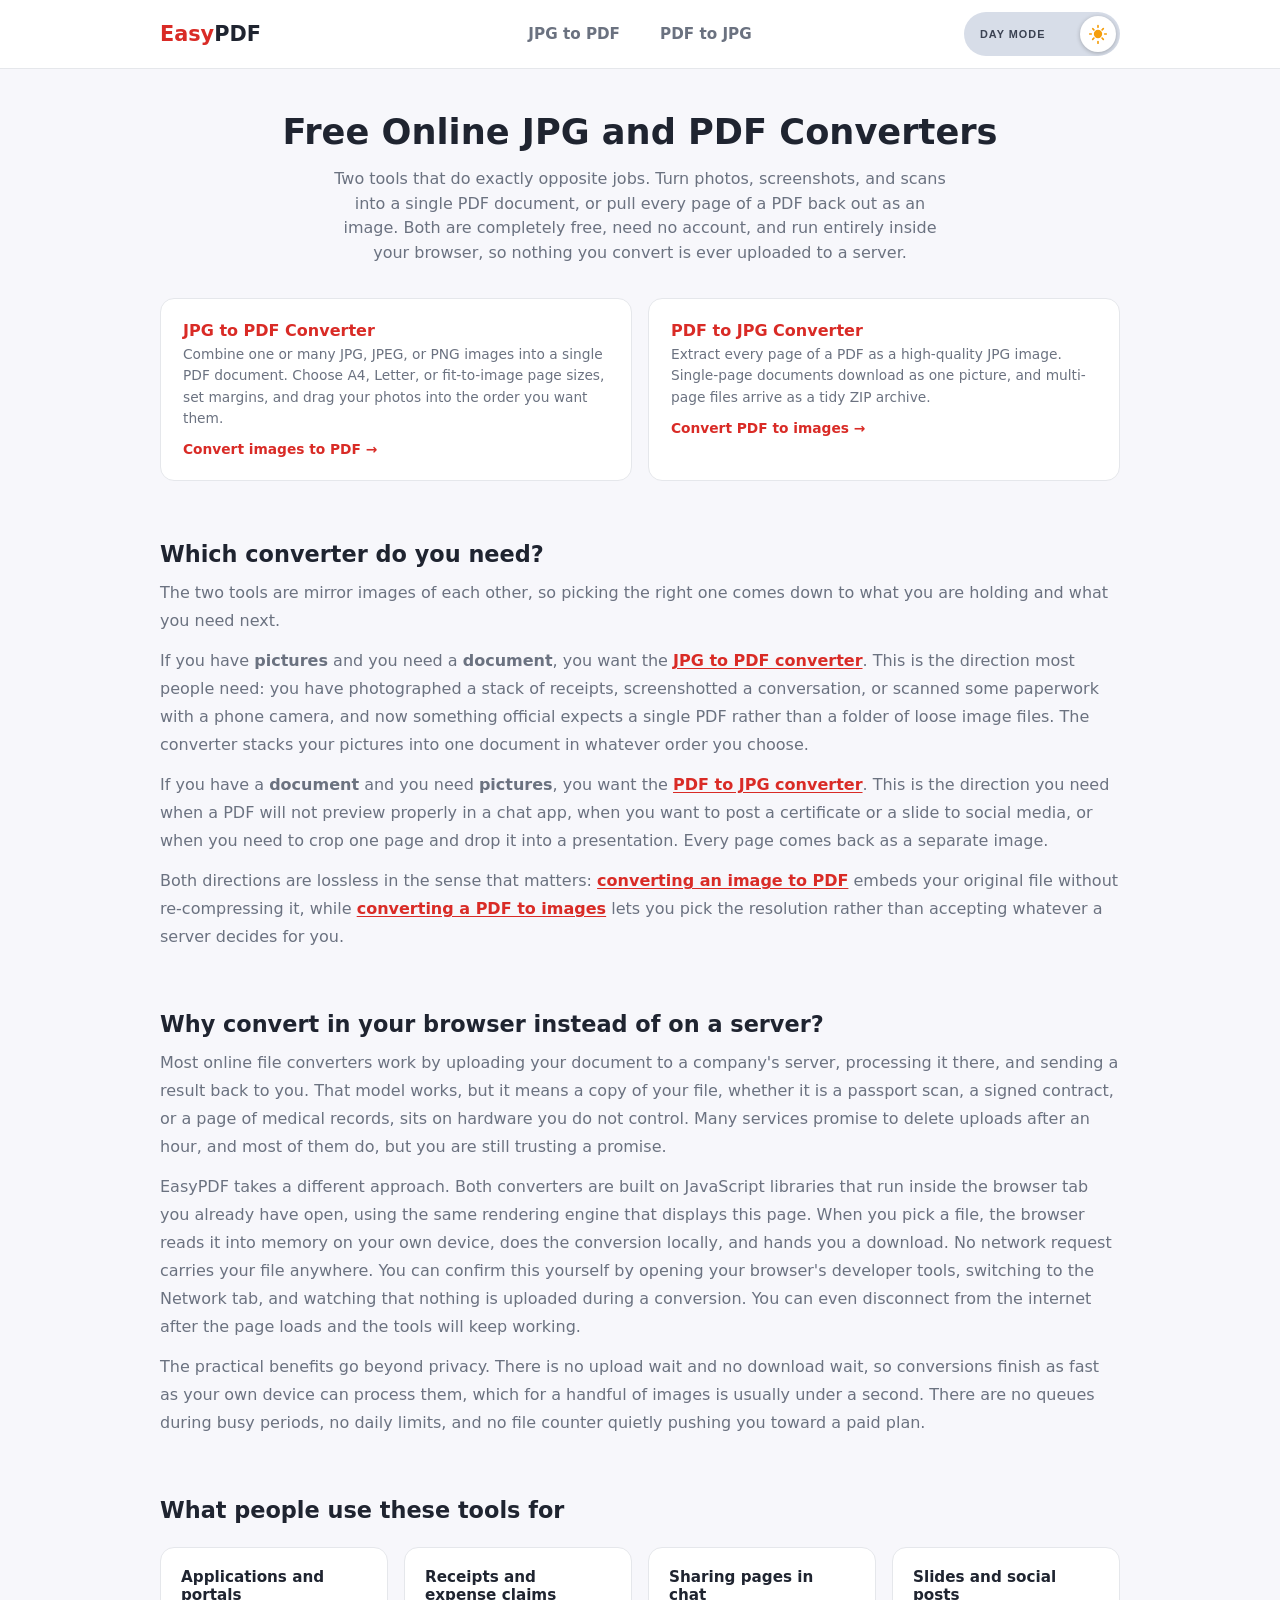
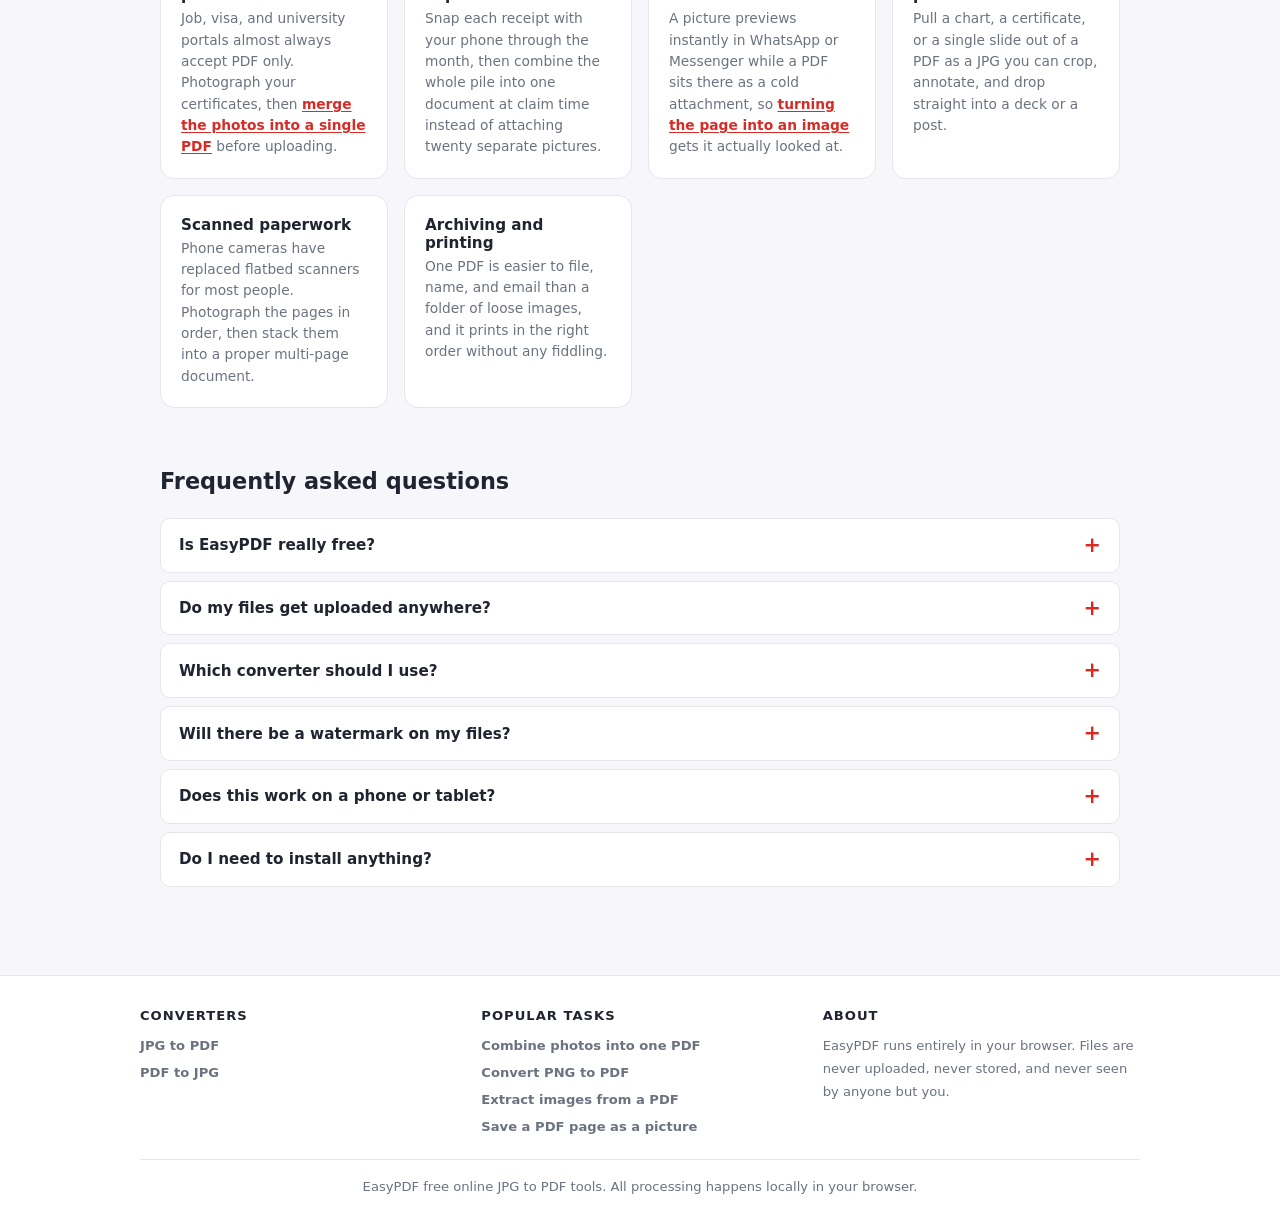
<file: index.html>
<!DOCTYPE html>
<!--
  ############################################################################
  DOMAIN: easypdf-converter.com
  Canonical, Open Graph saha structured data URLs okkoma set karala thiyenawa.
  Domain eka wenas kaloth VS Code eke Ctrl+Shift+H eken
  https://easypdf-converter.com tika replace karanna. Files:
  index.html, jpg-to-pdf.html, pdf-to-jpg.html, robots.txt, sitemap.xml
  ############################################################################
-->
<html lang="en">
<head>
<meta charset="UTF-8">
<meta name="viewport" content="width=device-width, initial-scale=1.0">

<title>EasyPDF: Free Online JPG to PDF and PDF to JPG Converter</title>
<meta name="description" content="Free tools to convert JPG to PDF and PDF to JPG. Merge photos into one PDF or turn PDF pages into images. No upload, no watermark, no signup.">
<link rel="canonical" href="https://easypdf-converter.com/">
<meta name="robots" content="index, follow">
<meta name="theme-color" content="#d92b26">

<meta property="og:type" content="website">
<meta property="og:site_name" content="EasyPDF">
<meta property="og:title" content="EasyPDF: Free Online JPG to PDF and PDF to JPG Converter">
<meta property="og:description" content="Convert JPG to PDF and PDF to JPG for free. No signup, no watermarks, and your files never leave your browser.">
<meta property="og:url" content="https://easypdf-converter.com/">
<meta property="og:image" content="https://easypdf-converter.com/og-image.png">
<meta property="og:locale" content="en_US">
<meta name="twitter:card" content="summary_large_image">
<meta name="twitter:title" content="EasyPDF: Free Online JPG to PDF and PDF to JPG Converter">
<meta name="twitter:description" content="Convert JPG to PDF and PDF to JPG for free. Your files never leave your browser.">
<meta name="twitter:image" content="https://easypdf-converter.com/og-image.png">

<link rel="icon" href="favicon.svg" type="image/svg+xml">
<link rel="stylesheet" href="style.css">

<script type="application/ld+json">
{
  "@context": "https://schema.org",
  "@graph": [
    {
      "@type": "WebSite",
      "@id": "https://easypdf-converter.com/#website",
      "url": "https://easypdf-converter.com/",
      "name": "EasyPDF",
      "description": "Free online JPG to PDF and PDF to JPG converters that run entirely in your browser.",
      "publisher": { "@id": "https://easypdf-converter.com/#organization" },
      "inLanguage": "en"
    },
    {
      "@type": "Organization",
      "@id": "https://easypdf-converter.com/#organization",
      "name": "EasyPDF",
      "url": "https://easypdf-converter.com/",
      "logo": "https://easypdf-converter.com/favicon.svg"
    },
    {
      "@type": "ItemList",
      "name": "EasyPDF converters",
      "itemListElement": [
        {
          "@type": "ListItem",
          "position": 1,
          "name": "JPG to PDF Converter",
          "url": "https://easypdf-converter.com/jpg-to-pdf"
        },
        {
          "@type": "ListItem",
          "position": 2,
          "name": "PDF to JPG Converter",
          "url": "https://easypdf-converter.com/pdf-to-jpg"
        }
      ]
    },
    {
      "@type": "FAQPage",
      "mainEntity": [
        {
          "@type": "Question",
          "name": "Is EasyPDF really free?",
          "acceptedAnswer": { "@type": "Answer", "text": "Yes. There is no account to create, no trial period, and no limit on how many files you convert. Because conversions happen on your own device rather than on rented servers, there are no per-file costs to pass on to you." }
        },
        {
          "@type": "Question",
          "name": "Do my files get uploaded anywhere?",
          "acceptedAnswer": { "@type": "Answer", "text": "No. Your files are read into your browser's memory, converted locally, and offered back to you as a download. Nothing is transmitted to us or to any third party. Once you close or refresh the tab, the data is gone from memory entirely." }
        },
        {
          "@type": "Question",
          "name": "Which converter should I use?",
          "acceptedAnswer": { "@type": "Answer", "text": "If you have photos or screenshots and need a document, use the JPG to PDF converter. If you already have a PDF and need the pages as pictures, use the PDF to JPG converter. The two tools are exact opposites of each other." }
        },
        {
          "@type": "Question",
          "name": "Will there be a watermark on my files?",
          "acceptedAnswer": { "@type": "Answer", "text": "Never. Converted files contain only your own content, with no logos, stamps, or trial notices added." }
        },
        {
          "@type": "Question",
          "name": "Does this work on a phone or tablet?",
          "acceptedAnswer": { "@type": "Answer", "text": "Yes. Both tools work in any modern mobile browser, including Chrome on Android and Safari on iOS. On a phone you can pick images straight from your camera roll or take a new photo." }
        },
        {
          "@type": "Question",
          "name": "Do I need to install anything?",
          "acceptedAnswer": { "@type": "Answer", "text": "No. There is no software to download, no browser extension, and no plugin. Open the page and start converting." }
        }
      ]
    }
  ]
}
</script>
</head>
<body>

<header class="site-header">
  <div class="header-inner">
    <a class="logo" href="/">Easy<span>PDF</span></a>
    <nav class="site-nav" aria-label="Converters">
      <a class="tab-btn" href="/jpg-to-pdf">JPG to PDF</a>
      <a class="tab-btn" href="/pdf-to-jpg">PDF to JPG</a>
    </nav>
    <button class="mode-toggle" id="modeToggle" aria-label="Toggle night mode">
      <span class="mt-knob">
        <svg class="mt-sun" viewBox="0 0 24 24" aria-hidden="true"><path d="M12 7a5 5 0 1 0 0 10 5 5 0 0 0 0-10zm0-6a1 1 0 0 1 1 1v2a1 1 0 1 1-2 0V2a1 1 0 0 1 1-1zm0 19a1 1 0 0 1 1 1v2a1 1 0 1 1-2 0v-2a1 1 0 0 1 1-1zM23 12a1 1 0 0 1-1 1h-2a1 1 0 1 1 0-2h2a1 1 0 0 1 1 1zM5 12a1 1 0 0 1-1 1H2a1 1 0 1 1 0-2h2a1 1 0 0 1 1 1zm14.07-7.07a1 1 0 0 1 0 1.41l-1.41 1.42a1 1 0 1 1-1.42-1.42l1.42-1.41a1 1 0 0 1 1.41 0zM7.76 16.24a1 1 0 0 1 0 1.41l-1.42 1.42a1 1 0 0 1-1.41-1.42l1.41-1.41a1 1 0 0 1 1.42 0zm11.31 2.83a1 1 0 0 1-1.41 0l-1.42-1.42a1 1 0 0 1 1.42-1.41l1.41 1.41a1 1 0 0 1 0 1.42zM7.76 7.76a1 1 0 0 1-1.42 0L4.93 6.34a1 1 0 0 1 1.41-1.41l1.42 1.41a1 1 0 0 1 0 1.42z"/></svg>
        <svg class="mt-moon" viewBox="0 0 24 24" aria-hidden="true"><path d="M21.4 13.7a8.7 8.7 0 0 1-11.1-11 .7.7 0 0 0-.9-.9A10.2 10.2 0 1 0 22.3 14.6a.7.7 0 0 0-.9-.9zM17.5 2.5l.5 1.5 1.5.5-1.5.5-.5 1.5-.5-1.5L15.5 4.5l1.5-.5.5-1.5zm3.5 4 .35 1.05 1.05.35-1.05.35L21 9.35l-.35-1.05-1.05-.35 1.05-.35L21 6.5z"/></svg>
      </span>
      <span class="mt-label mt-day">DAY MODE</span>
      <span class="mt-label mt-night">NIGHT MODE</span>
    </button>
  </div>
</header>

<main class="page">
  <h1 class="hero-title">Free Online JPG and PDF Converters</h1>
  <p class="hero-sub">Two tools that do exactly opposite jobs. Turn photos, screenshots, and scans into a single PDF document, or pull every page of a PDF back out as an image. Both are completely free, need no account, and run entirely inside your browser, so nothing you convert is ever uploaded to a server.</p>

  <div class="link-cards">
    <a class="link-card" href="/jpg-to-pdf">
      <h3>JPG to PDF Converter</h3>
      <p>Combine one or many JPG, JPEG, or PNG images into a single PDF document. Choose A4, Letter, or fit-to-image page sizes, set margins, and drag your photos into the order you want them.</p>
      <span class="lc-cta">Convert images to PDF &rarr;</span>
    </a>
    <a class="link-card" href="/pdf-to-jpg">
      <h3>PDF to JPG Converter</h3>
      <p>Extract every page of a PDF as a high-quality JPG image. Single-page documents download as one picture, and multi-page files arrive as a tidy ZIP archive.</p>
      <span class="lc-cta">Convert PDF to images &rarr;</span>
    </a>
  </div>

  <section class="section">
    <h2>Which converter do you need?</h2>
    <p>The two tools are mirror images of each other, so picking the right one comes down to what you are holding and what you need next.</p>
    <p>If you have <strong>pictures</strong> and you need a <strong>document</strong>, you want the <a class="link" href="/jpg-to-pdf">JPG to PDF converter</a>. This is the direction most people need: you have photographed a stack of receipts, screenshotted a conversation, or scanned some paperwork with a phone camera, and now something official expects a single PDF rather than a folder of loose image files. The converter stacks your pictures into one document in whatever order you choose.</p>
    <p>If you have a <strong>document</strong> and you need <strong>pictures</strong>, you want the <a class="link" href="/pdf-to-jpg">PDF to JPG converter</a>. This is the direction you need when a PDF will not preview properly in a chat app, when you want to post a certificate or a slide to social media, or when you need to crop one page and drop it into a presentation. Every page comes back as a separate image.</p>
    <p>Both directions are lossless in the sense that matters: <a class="link" href="/jpg-to-pdf">converting an image to PDF</a> embeds your original file without re-compressing it, while <a class="link" href="/pdf-to-jpg">converting a PDF to images</a> lets you pick the resolution rather than accepting whatever a server decides for you.</p>
  </section>

  <section class="section">
    <h2>Why convert in your browser instead of on a server?</h2>
    <p>Most online file converters work by uploading your document to a company's server, processing it there, and sending a result back to you. That model works, but it means a copy of your file, whether it is a passport scan, a signed contract, or a page of medical records, sits on hardware you do not control. Many services promise to delete uploads after an hour, and most of them do, but you are still trusting a promise.</p>
    <p>EasyPDF takes a different approach. Both converters are built on JavaScript libraries that run inside the browser tab you already have open, using the same rendering engine that displays this page. When you pick a file, the browser reads it into memory on your own device, does the conversion locally, and hands you a download. No network request carries your file anywhere. You can confirm this yourself by opening your browser's developer tools, switching to the Network tab, and watching that nothing is uploaded during a conversion. You can even disconnect from the internet after the page loads and the tools will keep working.</p>
    <p>The practical benefits go beyond privacy. There is no upload wait and no download wait, so conversions finish as fast as your own device can process them, which for a handful of images is usually under a second. There are no queues during busy periods, no daily limits, and no file counter quietly pushing you toward a paid plan.</p>
  </section>

  <section class="section">
    <h2>What people use these tools for</h2>
    <div class="features">
      <div class="feature">
        <h3>Applications and portals</h3>
        <p>Job, visa, and university portals almost always accept PDF only. Photograph your certificates, then <a class="link" href="/jpg-to-pdf">merge the photos into a single PDF</a> before uploading.</p>
      </div>
      <div class="feature">
        <h3>Receipts and expense claims</h3>
        <p>Snap each receipt with your phone through the month, then combine the whole pile into one document at claim time instead of attaching twenty separate pictures.</p>
      </div>
      <div class="feature">
        <h3>Sharing pages in chat</h3>
        <p>A picture previews instantly in WhatsApp or Messenger while a PDF sits there as a cold attachment, so <a class="link" href="/pdf-to-jpg">turning the page into an image</a> gets it actually looked at.</p>
      </div>
      <div class="feature">
        <h3>Slides and social posts</h3>
        <p>Pull a chart, a certificate, or a single slide out of a PDF as a JPG you can crop, annotate, and drop straight into a deck or a post.</p>
      </div>
      <div class="feature">
        <h3>Scanned paperwork</h3>
        <p>Phone cameras have replaced flatbed scanners for most people. Photograph the pages in order, then stack them into a proper multi-page document.</p>
      </div>
      <div class="feature">
        <h3>Archiving and printing</h3>
        <p>One PDF is easier to file, name, and email than a folder of loose images, and it prints in the right order without any fiddling.</p>
      </div>
    </div>
  </section>

  <section class="section">
    <h2>Frequently asked questions</h2>
    <div class="faq">
      <details>
        <summary>Is EasyPDF really free?</summary>
        <p>Yes. There is no account to create, no trial period, and no limit on how many files you convert. Because conversions happen on your own device rather than on rented servers, there are no per-file costs to pass on to you.</p>
      </details>
      <details>
        <summary>Do my files get uploaded anywhere?</summary>
        <p>No. Your files are read into your browser's memory, converted locally, and offered back to you as a download. Nothing is transmitted to us or to any third party. Once you close or refresh the tab, the data is gone from memory entirely.</p>
      </details>
      <details>
        <summary>Which converter should I use?</summary>
        <p>If you have photos or screenshots and need a document, use the <a class="link" href="/jpg-to-pdf">JPG to PDF converter</a>. If you already have a PDF and need the pages as pictures, use the <a class="link" href="/pdf-to-jpg">PDF to JPG converter</a>. The two tools are exact opposites of each other.</p>
      </details>
      <details>
        <summary>Will there be a watermark on my files?</summary>
        <p>Never. Converted files contain only your own content, with no logos, stamps, or trial notices added.</p>
      </details>
      <details>
        <summary>Does this work on a phone or tablet?</summary>
        <p>Yes. Both tools work in any modern mobile browser, including Chrome on Android and Safari on iOS. On a phone you can pick images straight from your camera roll or take a new photo. Very large files may run slower on mobile because conversion uses your device's own memory.</p>
      </details>
      <details>
        <summary>Do I need to install anything?</summary>
        <p>No. There is no software to download, no browser extension, and no plugin. Open the page and start converting.</p>
      </details>
    </div>
  </section>
</main>

<footer class="site-footer">
  <div class="footer-inner">
    <div class="footer-grid">
      <div class="footer-col">
        <h2>Converters</h2>
        <ul>
          <li><a href="/jpg-to-pdf">JPG to PDF</a></li>
          <li><a href="/pdf-to-jpg">PDF to JPG</a></li>
        </ul>
      </div>
      <div class="footer-col">
        <h2>Popular tasks</h2>
        <ul>
          <li><a href="/jpg-to-pdf">Combine photos into one PDF</a></li>
          <li><a href="/jpg-to-pdf">Convert PNG to PDF</a></li>
          <li><a href="/pdf-to-jpg">Extract images from a PDF</a></li>
          <li><a href="/pdf-to-jpg">Save a PDF page as a picture</a></li>
        </ul>
      </div>
      <div class="footer-col">
        <h2>About</h2>
        <p>EasyPDF runs entirely in your browser. Files are never uploaded, never stored, and never seen by anyone but you.</p>
      </div>
    </div>
    <div class="footer-base">
      EasyPDF free online JPG to PDF tools. All processing happens locally in your browser.
    </div>
  </div>
</footer>

<script src="common.js" defer></script>
</body>
</html>
</file>
<file: style.css>
/* ==========================================================================
   EasyPDF Design System
   --------------------------------------------------------------------------
   Layer 1  TOKENS       Design decisions as variables. Change here, not below.
   Layer 2  PRIMITIVES   Reset + base element styles.
   Layer 3  COMPONENTS   Reusable blocks (button, card, dropzone, faq, ...).
   Layer 4  LAYOUT       Page shells, grids, responsive rules.

   Rule of thumb: components never hardcode a colour, size, or duration.
   They only ever reference a token. That is what keeps every page consistent
   and makes a full re-skin a matter of editing Layer 1.
   ========================================================================== */


/* ==========================================================================
   LAYER 1 — TOKENS
   ========================================================================== */

:root {
  /* ---- Brand palette ---- */
  /* Brand red sits behind white text, so it is tuned so that white-on-brand
     clears WCAG AA (4.86:1). Visually all but identical to the original
     #e5322d, which only reached 4.35:1 and failed. */
  --color-brand:            #d92b26;
  --color-brand-hover:      #b8241d;
  /* Brand red as TEXT needs a different value per theme: darker on light
     surfaces, lighter on dark ones. Never use --color-brand for text. */
  --color-link:             #d92b26;
  --color-link-hover:       #b8241d;
  --color-brand-tint:       #fff5f5;   /* brand at ~4% — hover washes */
  --color-success:          #15803d;
  --color-success-hover:    #126c33;
  --color-success-text:     #15803d;
  --color-success-bg:       #f0fdf4;
  --color-success-border:   #bbf7d0;
  --color-danger:           #b91c1c;
  --color-danger-bg:        #fef2f2;
  --color-danger-border:    #fecaca;
  --color-accent-sun:       #f59e0b;

  /* ---- Surfaces & text (light theme) ---- */
  --color-bg:               #f7f7fb;
  --color-surface:          #ffffff;
  --color-surface-sunken:   #fafafa;
  --color-border:           #e5e7eb;
  --color-border-strong:    #cfd3dc;
  --color-text:             #1f2430;
  --color-text-muted:       #6b7280;
  --color-text-inverse:     #ffffff;
  --color-hover-wash:       #f1f2f6;
  --color-track:            #eceef3;
  --color-toggle-track:     #d7dde8;
  --color-toggle-text:      #3b4252;
  --color-scrim:            rgba(0, 0, 0, .55);
  --color-focus:            #1d4ed8;

  /* Fixed in both themes: the toggle knob face stays white and the moon
     icon stays dark, because they sit on the knob rather than on a surface. */
  --color-knob-face:        #ffffff;
  --color-moon:             #111111;

  /* ---- Typography ---- */
  --font-sans: 'Segoe UI', system-ui, -apple-system, sans-serif;
  --text-2xs:   .68rem;
  --text-xs:    .82rem;
  --text-sm:    .86rem;
  --text-base:   .95rem;
  --text-md:    1.05rem;
  --text-lg:    1.1rem;
  --text-xl:    1.3rem;
  --text-2xl:   1.4rem;
  --text-hero:  clamp(1.5rem, 4vw, 2.2rem);
  --weight-normal:    400;
  --weight-medium:    600;
  --weight-bold:      700;
  --weight-black:     800;
  --leading-tight:    1.3;
  --leading-normal:   1.55;
  --leading-relaxed:  1.75;
  --tracking-wide:    1px;

  /* ---- Spacing scale (4px base) ---- */
  --space-1:   4px;
  --space-2:   8px;
  --space-3:  12px;
  --space-4:  16px;
  --space-5:  20px;
  --space-6:  24px;
  --space-8:  32px;
  --space-10: 40px;
  --space-14: 56px;
  --space-15: 60px;
  --space-20: 80px;

  /* ---- Radius ---- */
  --radius-sm:   6px;
  --radius-md:   8px;
  --radius-lg:  10px;
  --radius-xl:  14px;
  --radius-full: 999px;

  /* ---- Elevation ---- */
  --shadow-knob: 0 1px 4px rgba(0, 0, 0, .25);
  --shadow-lift: 0 2px 8px rgba(0, 0, 0, .06);

  /* ---- Motion ---- */
  --ease-out:    .15s;
  --ease-theme:  .35s;
  --ease-toggle: .4s;
  --ease-knob:   .45s cubic-bezier(.68, -0.2, .27, 1.2);

  /* ---- Layout ---- */
  --container: 1000px;
  --measure:    620px;   /* comfortable reading width */
  --z-header:    10;
}

/* ---- Dark theme: only surface + text tokens change. ---- */
body.dark {
  --color-bg:             #0f1115;
  --color-link:           #ff6b66;
  --color-link-hover:     #ff9490;
  --color-success-text:   #22c55e;
  --color-focus:          #7dd3fc;
  --color-surface:        #1a1d24;
  --color-surface-sunken: #222630;
  --color-border:         #2a2e37;
  --color-border-strong:  #3a3f4b;
  --color-text:           #e5e7eb;
  --color-text-muted:     #9ca3af;
  --color-hover-wash:     #262a33;
  --color-track:          #2a2e37;
  --color-brand-tint:     #221a1c;
  --color-toggle-track:   #0c0d10;
  --color-success-bg:     #122519;
  --color-success-border: #1e4d2e;
  --color-danger:         #f87171;
  --color-danger-bg:      #2a1517;
  --color-danger-border:  #5f1f23;
}


/* ==========================================================================
   LAYER 2 — PRIMITIVES
   ========================================================================== */

* { box-sizing: border-box; margin: 0; padding: 0; }

body {
  font-family: var(--font-sans);
  background: var(--color-bg);
  color: var(--color-text);
  min-height: 100vh;
  transition: background var(--ease-theme), color var(--ease-theme);
}

a { color: var(--color-link); }

/* In-prose links: underlined so they read as links inside body copy.
   This is the backbone of the internal linking network. */
.link {
  color: var(--color-link);
  text-decoration: underline;
  text-underline-offset: 2px;
  font-weight: var(--weight-medium);
}
.link:hover { color: var(--color-link-hover); }

/* Keyboard focus must always be visible. Buttons carry their own background
   colours, so the browser default ring is unreliable on top of them. */
:focus-visible {
  outline: 3px solid var(--color-focus);
  outline-offset: 2px;
  border-radius: var(--radius-sm);
}
.dropzone:focus-visible { border-color: var(--color-brand); background: var(--color-brand-tint); }

/* Skip link: off-screen until focused. */
.skip-link {
  position: absolute; left: -9999px; top: 0; z-index: 100;
  background: var(--color-surface);
  color: var(--color-link);
  padding: var(--space-3) var(--space-4);
  border-radius: var(--radius-md);
  font-weight: var(--weight-bold);
  text-decoration: none;
  border: 1px solid var(--color-border);
}
.skip-link:focus { left: var(--space-3); top: var(--space-3); }

@media (prefers-reduced-motion: reduce) {
  *, *::before, *::after {
    transition-duration: .01ms !important;
    animation-duration: .01ms !important;
  }
}


/* ==========================================================================
   LAYER 3 — COMPONENTS
   ========================================================================== */

/* ---------- Header ---------- */
.site-header {
  background: var(--color-surface);
  border-bottom: 1px solid var(--color-border);
  position: sticky;
  top: 0;
  z-index: var(--z-header);
  transition: background var(--ease-theme), border-color var(--ease-theme);
}
.header-inner {
  position: relative;
  max-width: var(--container);
  margin: 0 auto;
  padding: var(--space-3) var(--space-5);
  display: flex;
  align-items: center;
  gap: var(--space-6);
}
.logo {
  font-size: var(--text-xl);
  font-weight: var(--weight-black);
  color: var(--color-link);
  text-decoration: none;
}
.logo span { color: var(--color-text); }

/* ---------- Nav tabs ---------- */
.site-nav {
  display: flex;
  gap: var(--space-2);
  position: absolute;
  left: 50%;
  transform: translateX(-50%);
}
.tab-btn {
  border: none;
  background: transparent;
  padding: var(--space-2) var(--space-4);
  border-radius: var(--radius-md);
  font-size: var(--text-base);
  font-weight: var(--weight-medium);
  color: var(--color-text-muted);
  cursor: pointer;
  transition: var(--ease-out);
  text-decoration: none;
  display: inline-block;
}
.tab-btn:hover { background: var(--color-hover-wash); }
.tab-btn.active { background: var(--color-brand); color: var(--color-text-inverse); }

/* ---------- Theme toggle ---------- */
.mode-toggle {
  position: relative;
  margin-left: auto;
  width: 156px;
  height: 44px;
  border: none;
  border-radius: var(--radius-full);
  background: var(--color-toggle-track);
  cursor: pointer;
  padding: var(--space-1);
  overflow: hidden;
  transition: background var(--ease-toggle);
  flex-shrink: 0;
}
.mt-knob {
  position: absolute;
  top: var(--space-1);
  left: var(--space-1);
  width: 36px;
  height: 36px;
  border-radius: 50%;
  background: var(--color-knob-face);
  display: flex;
  align-items: center;
  justify-content: center;
  transform: translateX(112px);
  transition: transform var(--ease-knob);
  box-shadow: var(--shadow-knob);
  z-index: 1;
}
body.dark .mt-knob { transform: translateX(0); }
.mt-knob svg {
  position: absolute;
  width: 20px;
  height: 20px;
  transition: opacity var(--ease-theme), transform var(--ease-knob);
}
.mt-sun  { opacity: 1; transform: rotate(0deg) scale(1); fill: var(--color-accent-sun); }
.mt-moon { opacity: 0; transform: rotate(-90deg) scale(.4); fill: var(--color-moon); }
body.dark .mt-sun  { opacity: 0; transform: rotate(90deg) scale(.4); }
body.dark .mt-moon { opacity: 1; transform: rotate(0deg) scale(1); }
.mt-label {
  position: absolute;
  top: 0;
  height: 100%;
  display: flex;
  align-items: center;
  font-size: var(--text-2xs);
  font-weight: var(--weight-black);
  letter-spacing: var(--tracking-wide);
  transition: opacity var(--ease-theme);
  white-space: nowrap;
}
.mt-day   { left: var(--space-4);  color: var(--color-toggle-text); opacity: 1; }
.mt-night { right: var(--space-4); color: var(--color-text-inverse); opacity: 0; }
body.dark .mt-day   { opacity: 0; }
body.dark .mt-night { opacity: 1; }

/* ---------- Breadcrumb ---------- */
.breadcrumb {
  max-width: var(--container);
  margin: 0 auto;
  padding: var(--space-3) var(--space-5) 0;
  font-size: var(--text-xs);
  color: var(--color-text-muted);
}
.breadcrumb a { color: var(--color-text-muted); text-decoration: none; }
.breadcrumb a:hover { color: var(--color-link); text-decoration: underline; }

/* ---------- Hero ---------- */
.hero-title {
  text-align: center;
  font-size: var(--text-hero);
  font-weight: var(--weight-black);
  line-height: var(--leading-tight);
}
.hero-sub {
  text-align: center;
  color: var(--color-text-muted);
  margin: var(--space-3) auto var(--space-8);
  max-width: var(--measure);
  line-height: var(--leading-normal);
}

/* ---------- Card (base surface used by most blocks) ---------- */
.card {
  background: var(--color-surface);
  border: 1px solid var(--color-border);
  border-radius: var(--radius-xl);
  transition: background var(--ease-theme), border-color var(--ease-theme);
}

/* ---------- Dropzone ---------- */
.dropzone {
  background: var(--color-surface);
  border: 2px dashed var(--color-border-strong);
  border-radius: var(--radius-xl);
  padding: var(--space-14) var(--space-6);
  text-align: center;
  cursor: pointer;
  transition: background var(--ease-theme), border-color var(--ease-out);
}
.dropzone:hover,
.dropzone.dragover {
  border-color: var(--color-brand);
  background: var(--color-brand-tint);
}
.dz-main { font-size: var(--text-lg); font-weight: var(--weight-bold); margin: var(--space-3) 0 var(--space-1); }
.dz-sub  { color: var(--color-text-muted); font-size: var(--text-base); }

/* ---------- Buttons ---------- */
.btn {
  border: none;
  border-radius: var(--radius-lg);
  font-weight: var(--weight-bold);
  cursor: pointer;
  transition: var(--ease-out);
  display: inline-block;
  text-decoration: none;
  text-align: center;
}
.btn-primary {
  background: var(--color-brand);
  color: var(--color-text-inverse);
  padding: var(--space-3) var(--space-8);
  font-size: 1rem;
}
.btn-primary:hover:not(:disabled) { background: var(--color-brand-hover); }
.btn-lg { padding: 14px var(--space-10); font-size: var(--text-md); }
.btn-primary:disabled { opacity: .55; cursor: not-allowed; }
.btn-ghost {
  background: transparent;
  border: 1px solid var(--color-border);
  color: var(--color-text-muted);
  padding: var(--space-3) 22px;
  font-weight: var(--weight-medium);
}
.btn-ghost:hover { border-color: var(--color-link); color: var(--color-link); }
.btn-success {
  background: var(--color-success);
  color: var(--color-text-inverse);
  padding: var(--space-3) 36px;
}
.btn-success:hover { background: var(--color-success-hover); }
.select-btn { margin-top: var(--space-4); }
input[type=file] { display: none; }

/* ---------- Panel ---------- */
.panel {
  background: var(--color-surface);
  border: 1px solid var(--color-border);
  border-radius: var(--radius-xl);
  padding: 22px;
  margin-top: 22px;
  display: none;
  transition: background var(--ease-theme), border-color var(--ease-theme);
}
.panel.show { display: block; }
.panel h2 { font-size: 1rem; margin-bottom: var(--space-3); }

/* ---------- Thumbnails ---------- */
.thumbs { display: flex; flex-wrap: wrap; gap: var(--space-3); }
.thumb {
  position: relative;
  width: 110px;
  border: 1px solid var(--color-border);
  border-radius: var(--radius-lg);
  overflow: hidden;
  background: var(--color-surface-sunken);
  transition: background var(--ease-theme), border-color var(--ease-theme);
}
.thumb img { width: 100%; height: 110px; object-fit: cover; display: block; }
.thumb .t-name {
  font-size: var(--text-2xs);
  padding: var(--space-1) var(--space-2);
  color: var(--color-text-muted);
  white-space: nowrap; overflow: hidden; text-overflow: ellipsis;
}
.t-tools { position: absolute; top: var(--space-1); right: var(--space-1); display: flex; gap: 3px; }
.t-tools button {
  width: 22px; height: 22px;
  border: none;
  border-radius: var(--radius-sm);
  background: var(--color-scrim);
  color: var(--color-text-inverse);
  font-size: .7rem;
  cursor: pointer;
  line-height: 1;
}
.t-tools button:hover { background: var(--color-brand); }

/* ---------- Form controls ---------- */
.options { display: flex; flex-wrap: wrap; gap: var(--space-4) var(--space-5); margin-top: var(--space-4); }
.opt { display: flex; flex-direction: column; gap: var(--space-2); }
.opt label { font-size: .8rem; font-weight: var(--weight-medium); color: var(--color-text-muted); }
.opt select {
  padding: 9px var(--space-3);
  border: 1px solid var(--color-border);
  border-radius: var(--radius-md);
  font-size: .92rem;
  background: var(--color-surface);
  color: var(--color-text);
  transition: background var(--ease-theme), border-color var(--ease-theme);
}
.actions { margin-top: 22px; display: flex; align-items: center; gap: var(--space-3); flex-wrap: wrap; }

/* ---------- Progress ---------- */
.progress-wrap { display: none; margin-top: var(--space-4); }
.progress-wrap.show { display: block; }
.progress-bar { height: var(--space-2); background: var(--color-track); border-radius: var(--radius-full); overflow: hidden; }
.progress-fill { height: 100%; width: 0%; background: var(--color-brand); border-radius: var(--radius-full); transition: width .2s; }
.progress-text { font-size: var(--text-sm); color: var(--color-text-muted); margin-top: var(--space-2); }

/* ---------- Result / error states ---------- */
.result {
  display: none;
  margin-top: 22px;
  background: var(--color-success-bg);
  border: 1px solid var(--color-success-border);
  border-radius: var(--radius-xl);
  padding: 22px;
  text-align: center;
  transition: background var(--ease-theme), border-color var(--ease-theme);
}
.result.show { display: block; }
.result .r-title { font-weight: var(--weight-black); color: var(--color-success-text); font-size: var(--text-md); }
.download-btn { margin-top: var(--space-3); }

.error {
  display: none;
  margin-top: var(--space-4);
  background: var(--color-danger-bg);
  border: 1px solid var(--color-danger-border);
  color: var(--color-danger);
  border-radius: var(--radius-lg);
  padding: var(--space-3) var(--space-4);
  font-size: var(--text-base);
  transition: background var(--ease-theme), border-color var(--ease-theme);
}
.error.show { display: block; }

/* ---------- Notice: page-level warning banner ---------- */
.notice {
  background: var(--color-danger-bg);
  border: 1px solid var(--color-danger-border);
  border-left: 4px solid var(--color-danger);
  border-radius: var(--radius-lg);
  padding: var(--space-4) var(--space-5);
  margin-bottom: var(--space-6);
  transition: background var(--ease-theme), border-color var(--ease-theme);
}
.notice p { color: var(--color-text); font-size: var(--text-base); line-height: var(--leading-normal); }
.notice p + p { margin-top: var(--space-2); color: var(--color-text-muted); font-size: var(--text-sm); }
.notice[hidden] { display: none; }

/* ---------- Content sections ---------- */
.section { margin-top: var(--space-15); }
.section h2 { font-size: var(--text-2xl); font-weight: var(--weight-black); margin-bottom: var(--space-2); }
.section > p { color: var(--color-text-muted); line-height: var(--leading-relaxed); margin-top: var(--space-3); }
.section h3 { font-size: var(--text-md); font-weight: var(--weight-bold); margin-top: var(--space-6); }

/* ---------- Steps ---------- */
.steps {
  display: grid;
  grid-template-columns: repeat(auto-fit, minmax(200px, 1fr));
  gap: var(--space-4);
  margin-top: var(--space-6);
  counter-reset: step;
}
.step {
  background: var(--color-surface);
  border: 1px solid var(--color-border);
  border-radius: var(--radius-xl);
  padding: 22px var(--space-5);
  transition: background var(--ease-theme), border-color var(--ease-theme);
}
.step::before {
  counter-increment: step;
  content: counter(step);
  display: flex; align-items: center; justify-content: center;
  width: 30px; height: 30px;
  border-radius: 50%;
  background: var(--color-brand);
  color: var(--color-text-inverse);
  font-weight: var(--weight-black);
  font-size: var(--text-base);
  margin-bottom: var(--space-3);
}
.step h3 { margin: 0 0 var(--space-1); font-size: .98rem; font-weight: var(--weight-bold); }
.step p  { font-size: var(--text-sm); color: var(--color-text-muted); line-height: var(--leading-normal); }

/* ---------- Feature grid ---------- */
.features {
  display: grid;
  grid-template-columns: repeat(auto-fit, minmax(220px, 1fr));
  gap: var(--space-4);
  margin-top: var(--space-6);
}
.feature {
  background: var(--color-surface);
  border: 1px solid var(--color-border);
  border-radius: var(--radius-xl);
  padding: var(--space-5);
  transition: background var(--ease-theme), border-color var(--ease-theme);
}
.feature h3 { margin: 0 0 var(--space-1); font-size: var(--text-base); font-weight: var(--weight-bold); }
.feature p  { font-size: var(--text-sm); color: var(--color-text-muted); line-height: var(--leading-normal); }

/* ---------- FAQ ---------- */
.faq { margin-top: var(--space-6); }
.faq details {
  background: var(--color-surface);
  border: 1px solid var(--color-border);
  border-radius: var(--radius-lg);
  padding: var(--space-4) 18px;
  margin-bottom: var(--space-2);
  transition: background var(--ease-theme), border-color var(--ease-theme);
}
.faq summary {
  font-weight: var(--weight-bold);
  font-size: var(--text-base);
  cursor: pointer;
  list-style: none;
  display: flex; justify-content: space-between; align-items: center;
  gap: var(--space-3);
}
.faq summary::-webkit-details-marker { display: none; }
.faq summary::after {
  content: '+';
  color: var(--color-link);
  font-size: var(--text-xl);
  font-weight: var(--weight-bold);
  line-height: 1;
}
.faq details[open] summary::after { content: '\2212'; }
.faq details p { margin-top: var(--space-3); font-size: .89rem; color: var(--color-text-muted); line-height: var(--leading-relaxed); }

/* ---------- Link cards (the visible half of the linking network) ---------- */
.link-cards {
  display: grid;
  grid-template-columns: repeat(auto-fit, minmax(260px, 1fr));
  gap: var(--space-4);
  margin-top: var(--space-6);
}
.link-card {
  background: var(--color-surface);
  border: 1px solid var(--color-border);
  border-radius: var(--radius-xl);
  padding: 22px;
  text-decoration: none;
  color: inherit;
  transition: background var(--ease-theme), border-color var(--ease-out), transform var(--ease-out), box-shadow var(--ease-out);
  display: block;
}
.link-card:hover {
  border-color: var(--color-brand);
  transform: translateY(-2px);
  box-shadow: var(--shadow-lift);
}
.link-card h3 { font-size: 1rem; font-weight: var(--weight-bold); color: var(--color-link); }
.link-card p  { font-size: var(--text-sm); color: var(--color-text-muted); margin-top: var(--space-1); line-height: var(--leading-normal); }
.link-card .lc-cta { display: inline-block; margin-top: var(--space-3); font-size: var(--text-sm); font-weight: var(--weight-medium); color: var(--color-link); }

/* ---------- Inline callout (contextual cross-link) ---------- */
.callout {
  border-left: 3px solid var(--color-brand);
  background: var(--color-brand-tint);
  border-radius: 0 var(--radius-lg) var(--radius-lg) 0;
  padding: var(--space-4) var(--space-5);
  margin-top: var(--space-6);
  transition: background var(--ease-theme);
}
.callout p { font-size: var(--text-base); color: var(--color-text); line-height: var(--leading-normal); margin: 0; }

/* ---------- Footer ---------- */
.site-footer {
  background: var(--color-surface);
  border-top: 1px solid var(--color-border);
  padding: var(--space-8) var(--space-5) var(--space-6);
  transition: background var(--ease-theme), border-color var(--ease-theme);
}
.footer-inner { max-width: var(--container); margin: 0 auto; }
.footer-grid {
  display: grid;
  grid-template-columns: repeat(auto-fit, minmax(200px, 1fr));
  gap: var(--space-6);
  margin-bottom: var(--space-6);
}
.footer-col h2 {
  font-size: var(--text-xs);
  font-weight: var(--weight-black);
  letter-spacing: var(--tracking-wide);
  text-transform: uppercase;
  color: var(--color-text);
  margin-bottom: var(--space-3);
}
.footer-col ul { list-style: none; display: flex; flex-direction: column; gap: var(--space-2); }
.footer-col a {
  color: var(--color-text-muted);
  text-decoration: none;
  font-size: var(--text-xs);
  font-weight: var(--weight-medium);
}
.footer-col a:hover { color: var(--color-link); text-decoration: underline; }
.footer-col p { color: var(--color-text-muted); font-size: var(--text-xs); line-height: var(--leading-relaxed); }
.footer-base {
  border-top: 1px solid var(--color-border);
  padding-top: var(--space-4);
  text-align: center;
  color: var(--color-text-muted);
  font-size: var(--text-xs);
  line-height: var(--leading-relaxed);
}


/* ==========================================================================
   LAYER 4 — LAYOUT
   ========================================================================== */

.page { max-width: var(--container); margin: 0 auto; padding: var(--space-10) var(--space-5) var(--space-20); }

@media (max-width: 700px) {
  .site-nav { position: static; transform: none; margin-left: auto; gap: var(--space-1); }
  .tab-btn { padding: var(--space-2) var(--space-2); font-size: .82rem; }
  .header-inner { gap: var(--space-2); }
  .mode-toggle { width: 44px; margin-left: var(--space-1); }
  .mt-label { display: none; }
  .mt-knob { transform: translateX(0) !important; }
}
</file>
